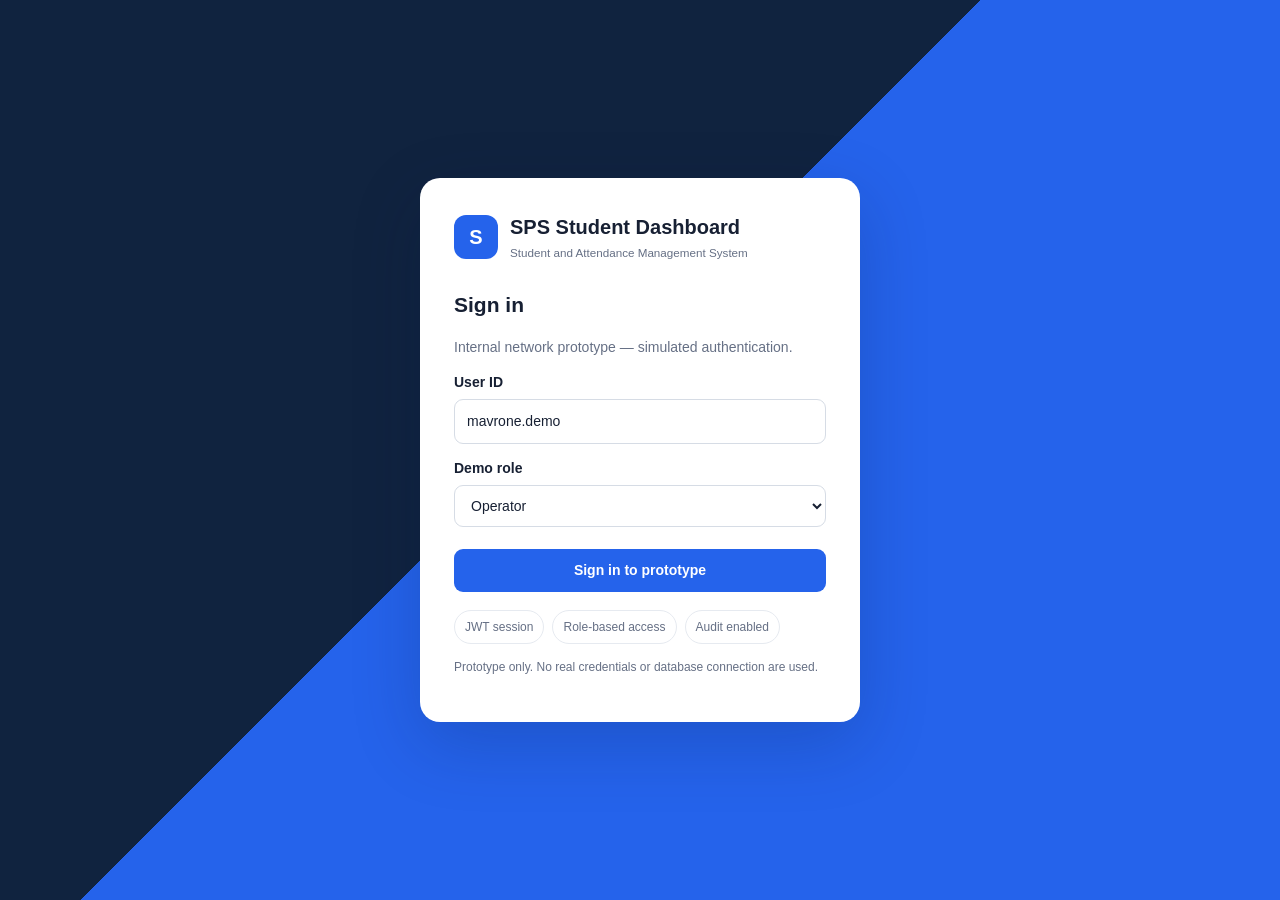
<file: prototype/index.html>
<!doctype html>
<html lang="en">
<head>
  <meta charset="utf-8">
  <meta name="viewport" content="width=device-width, initial-scale=1">
  <title>SPS Student Dashboard — Prototype</title>
  <style>
    :root{--navy:#10233f;--blue:#2563eb;--sky:#eaf2ff;--ink:#172033;--muted:#667085;--line:#e6eaf0;--bg:#f5f7fb;--green:#16835b;--amber:#b7791f;--red:#c0392b;--white:#fff;--shadow:0 12px 30px #10233f12}
    *{box-sizing:border-box} body{margin:0;background:var(--bg);color:var(--ink);font:14px/1.5 Inter,Segoe UI,Arial,sans-serif} button,input,select{font:inherit} button{cursor:pointer;border:0}
    .login{min-height:100vh;display:grid;place-items:center;background:linear-gradient(135deg,#10233f 0 45%,#2563eb 45%)}
    .login-card{width:min(440px,calc(100% - 32px));background:#fff;border-radius:20px;padding:34px;box-shadow:0 22px 70px #001b4833}.brand{display:flex;gap:12px;align-items:center;margin-bottom:26px}.brand-mark{width:44px;height:44px;border-radius:12px;background:var(--blue);color:white;display:grid;place-items:center;font-weight:800;font-size:20px}.brand h1{font-size:20px;margin:0}.brand small{color:var(--muted)}
    label{display:block;font-weight:650;margin:14px 0 6px}input,select{width:100%;padding:11px 12px;border:1px solid #d6dce5;border-radius:9px;background:#fff;color:var(--ink)}.primary{background:var(--blue);color:#fff;border-radius:9px;padding:11px 16px;font-weight:700}.secondary{background:var(--sky);color:#1550b8;border-radius:9px;padding:10px 14px;font-weight:700}.ghost{background:transparent;color:var(--muted);padding:8px 10px;border-radius:8px}.ghost:hover{background:var(--bg)}.hint{color:var(--muted);font-size:12px;margin-top:14px}.demo-roles{display:flex;gap:8px;flex-wrap:wrap;margin-top:18px}.role-chip{padding:7px 10px;border:1px solid var(--line);border-radius:20px;background:#fff;color:var(--muted);font-size:12px}
    .app{display:none;min-height:100vh}.sidebar{position:fixed;inset:0 auto 0 0;width:238px;background:var(--navy);color:#d7e2f2;padding:22px 14px;display:flex;flex-direction:column}.side-brand{display:flex;align-items:center;gap:10px;padding:0 10px 26px;color:#fff}.side-brand .brand-mark{background:#3b82f6;width:36px;height:36px;font-size:16px}.side-brand strong{font-size:14px}.side-brand small{display:block;color:#9eb1ca;font-size:11px}.nav-label{text-transform:uppercase;letter-spacing:.1em;font-size:10px;color:#7890b1;padding:14px 12px 7px}.nav button{width:100%;text-align:left;background:transparent;color:#b9c8dd;padding:11px 12px;border-radius:8px;margin:2px 0}.nav button.active,.nav button:hover{background:#23436d;color:#fff}.sidebar-footer{margin-top:auto;color:#91a6c2;font-size:11px;padding:12px}.main{margin-left:238px;min-height:100vh}.topbar{height:68px;background:#fff;border-bottom:1px solid var(--line);display:flex;align-items:center;justify-content:space-between;padding:0 32px;position:sticky;top:0;z-index:2}.crumb{color:var(--muted)}.user{display:flex;align-items:center;gap:10px}.avatar{width:34px;height:34px;border-radius:50%;background:#dbeafe;color:#1d4ed8;display:grid;place-items:center;font-weight:800}.content{padding:30px;max-width:1450px;margin:auto}.title-row{display:flex;align-items:flex-start;justify-content:space-between;gap:16px;margin-bottom:24px}.title-row h2{margin:0 0 4px;font-size:24px}.muted{color:var(--muted)}.actions{display:flex;gap:9px;flex-wrap:wrap}.cards{display:grid;grid-template-columns:repeat(4,1fr);gap:16px;margin-bottom:22px}.card,.panel{background:#fff;border:1px solid var(--line);border-radius:13px;box-shadow:var(--shadow)}.card{padding:18px}.card-top{display:flex;justify-content:space-between;color:var(--muted);font-size:12px}.metric{font-size:29px;font-weight:800;margin:8px 0 3px}.trend{font-size:12px;color:var(--green)}.icon{width:34px;height:34px;border-radius:9px;background:var(--sky);display:grid;place-items:center;color:var(--blue);font-weight:800}.grid-2{display:grid;grid-template-columns:1.25fr .75fr;gap:18px}.panel{padding:20px;margin-bottom:18px}.panel h3{font-size:15px;margin:0}.panel-head{display:flex;justify-content:space-between;align-items:center;margin-bottom:17px;gap:12px}.filterbar{display:flex;gap:10px;flex-wrap:wrap;margin-bottom:18px}.filterbar select{width:auto;min-width:150px;padding:9px}.table-wrap{overflow:auto}table{width:100%;border-collapse:collapse;min-width:580px}th,td{text-align:left;padding:12px 10px;border-bottom:1px solid var(--line);white-space:nowrap}th{font-size:11px;text-transform:uppercase;letter-spacing:.06em;color:var(--muted);font-weight:750}td{font-size:13px}.badge{display:inline-flex;padding:4px 8px;border-radius:20px;font-size:11px;font-weight:750}.badge.green{background:#e6f7ef;color:var(--green)}.badge.amber{background:#fff5dc;color:var(--amber)}.badge.red{background:#fdecea;color:var(--red)}.bars{display:flex;align-items:flex-end;gap:12px;height:160px;padding:10px 8px 0;border-bottom:1px solid var(--line)}.bar-col{height:100%;flex:1;display:flex;flex-direction:column;align-items:center;justify-content:flex-end;gap:6px;color:var(--muted);font-size:11px}.bar{width:70%;max-width:34px;background:linear-gradient(#3b82f6,#8eb9ff);border-radius:6px 6px 0 0}.legend{display:flex;gap:15px;color:var(--muted);font-size:12px;margin-top:14px}.legend i{width:9px;height:9px;border-radius:50%;background:#3b82f6;display:inline-block;margin-right:5px}.progress{height:8px;background:#edf0f5;border-radius:5px;overflow:hidden}.progress span{height:100%;display:block;background:var(--blue);border-radius:5px}.list{display:grid;gap:13px}.list-row{display:flex;justify-content:space-between;gap:12px;align-items:center}.list-row strong{font-size:13px}.list-row small{color:var(--muted);display:block}.notice{padding:12px 14px;border-radius:9px;background:#fff8e7;color:#805b12;font-size:12px;margin-bottom:16px}.view{display:none}.view.active{display:block}.empty{padding:35px;text-align:center;color:var(--muted)}.modal-back{display:none;position:fixed;inset:0;background:#10233f66;z-index:10;place-items:center}.modal{width:min(560px,calc(100% - 28px));background:#fff;border-radius:15px;padding:24px;box-shadow:var(--shadow)}.modal h3{margin-top:0}.form-grid{display:grid;grid-template-columns:1fr 1fr;gap:0 14px}.modal-actions{display:flex;justify-content:flex-end;gap:9px;margin-top:22px}.toast{position:fixed;right:24px;bottom:24px;background:var(--navy);color:#fff;padding:13px 18px;border-radius:9px;display:none;z-index:20;box-shadow:var(--shadow)}
    @media(max-width:950px){.sidebar{width:190px}.main{margin-left:190px}.cards{grid-template-columns:repeat(2,1fr)}.grid-2{grid-template-columns:1fr}}@media(max-width:650px){.sidebar{position:static;width:100%;height:auto}.sidebar-footer{display:none}.main{margin-left:0}.app{display:block}.topbar{padding:0 18px}.content{padding:20px 15px}.cards{grid-template-columns:1fr 1fr}.form-grid{grid-template-columns:1fr}.nav{display:flex;overflow:auto}.nav button{white-space:nowrap}.nav-label{display:none}}
  </style>
</head>
<body>
  <section class="login" id="loginScreen">
    <div class="login-card">
      <div class="brand"><div class="brand-mark">S</div><div><h1>SPS Student Dashboard</h1><small>Student and Attendance Management System</small></div></div>
      <h2>Sign in</h2><p class="muted">Internal network prototype — simulated authentication.</p>
      <label for="loginUser">User ID</label><input id="loginUser" value="mavrone.demo" autocomplete="off">
      <label for="loginRole">Demo role</label><select id="loginRole"><option value="Operator">Operator</option><option value="Executive">Executive</option><option value="IT Administrator">IT Administrator</option><option value="Superuser">Superuser</option></select>
      <button class="primary" style="width:100%;margin-top:22px" onclick="signIn()">Sign in to prototype</button>
      <div class="demo-roles"><span class="role-chip">JWT session</span><span class="role-chip">Role-based access</span><span class="role-chip">Audit enabled</span></div>
      <p class="hint">Prototype only. No real credentials or database connection are used.</p>
    </div>
  </section>

  <section class="app" id="app">
    <aside class="sidebar"><div class="side-brand"><div class="brand-mark">S</div><div><strong>SPS Dashboard</strong><small>Internal operations</small></div></div>
      <div class="nav-label">Workspace</div><nav class="nav"><button class="active" data-view="dashboard">▦ &nbsp; Dashboard</button><button data-view="students">◉ &nbsp; Student profiles</button><button data-view="attendance">✓ &nbsp; Attendance</button><button data-view="reports">▤ &nbsp; Reports</button><button onclick="window.location.href='timetable.html'">▥ &nbsp; Timetable / Schedule</button></nav>
      <div class="nav-label admin-only">Administration</div><nav class="nav admin-only"><button data-view="admin">⚙ &nbsp; System administration</button></nav>
      <div class="sidebar-footer">Prototype v0.1<br>Data refresh: just now</div>
    </aside>
    <main class="main"><header class="topbar"><span class="crumb" id="crumb">Dashboard / Overview</span><div class="user"><span id="roleLabel">Operator</span><span class="avatar" id="avatar">OP</span><button class="ghost" onclick="signOut()">Sign out</button></div></header>
      <div class="content">
        <div class="view active" id="dashboardView"><div class="title-row"><div><h2>Good morning, <span id="userName">Mavrone</span></h2><span class="muted">Here is today’s student and attendance overview.</span></div><div class="actions"><button class="secondary" onclick="showToast('Dashboard recalculated from committed records')">↻ Refresh data</button><button class="primary" onclick="openModal()">＋ New student</button></div></div>
          <div class="notice">Data is current through <strong>23 Oct 2026, 09:54</strong>. This prototype models the live dashboard experience after manual updates are committed.</div>
          <div class="filterbar"><select id="dashClass" onchange="renderDashboard()"><option value="All">All classes</option><option>A4 A</option><option>TM1 LNP 1</option><option>B5 NA</option><option>TM1 CCU A</option></select><select id="dashStatus" onchange="renderDashboard()"><option value="ACTIVE">Active students</option><option value="All">All statuses</option></select><select><option>Academic year 2026</option><option>Academic year 2025</option></select></div>
          <div class="cards"><div class="card"><div class="card-top"><span>Active students</span><span class="icon">P</span></div><div class="metric" id="activeMetric">248</div><span class="trend">↑ 6.2% vs last month</span></div><div class="card"><div class="card-top"><span>Attendance today</span><span class="icon">✓</span></div><div class="metric">92.4%</div><span class="trend">↑ 1.8% vs yesterday</span></div><div class="card"><div class="card-top"><span>Missing records</span><span class="icon">!</span></div><div class="metric">18</div><span class="muted">Needs operator review</span></div><div class="card"><div class="card-top"><span>Open imports</span><span class="icon">⇧</span></div><div class="metric">2</div><span class="muted">1 requires attention</span></div></div>
          <div class="grid-2"><div class="panel"><div class="panel-head"><h3>Attendance trend</h3><span class="muted">Last 7 days</span></div><div class="bars"><div class="bar-col"><b class="bar" style="height:70%"></b>Mon</div><div class="bar-col"><b class="bar" style="height:82%"></b>Tue</div><div class="bar-col"><b class="bar" style="height:65%"></b>Wed</div><div class="bar-col"><b class="bar" style="height:91%"></b>Thu</div><div class="bar-col"><b class="bar" style="height:78%"></b>Fri</div><div class="bar-col"><b class="bar" style="height:88%"></b>Sat</div><div class="bar-col"><b class="bar" style="height:94%"></b>Today</div></div><div class="legend"><span><i></i>Attendance rate</span><span class="muted">Target: 90%</span></div></div><div class="panel"><div class="panel-head"><h3>Class breakdown</h3><button class="ghost" onclick="showView('reports')">View report →</button></div><div class="list"><div class="list-row"><div><strong>A4 A</strong><small>32 active students</small></div><strong>96%</strong></div><div class="progress"><span style="width:96%"></span></div><div class="list-row"><div><strong>TM1 LNP 1</strong><small>28 active students</small></div><strong>91%</strong></div><div class="progress"><span style="width:91%"></span></div><div class="list-row"><div><strong>B5 NA</strong><small>26 active students</small></div><strong>88%</strong></div><div class="progress"><span style="width:88%"></span></div></div></div></div>
          <div class="panel"><div class="panel-head"><h3>Recent activity</h3><button class="ghost" onclick="showView('reports')">Audit log →</button></div><div class="table-wrap"><table><thead><tr><th>Time</th><th>User</th><th>Action</th><th>Reference</th><th>Status</th></tr></thead><tbody><tr><td>09:48</td><td>J. Tan</td><td>Updated student profile</td><td>PS-24018</td><td><span class="badge green">Committed</span></td></tr><tr><td>09:42</td><td>S. Lim</td><td>Attendance import</td><td>Batch #2026-1023</td><td><span class="badge amber">Review</span></td></tr><tr><td>09:31</td><td>IT Admin</td><td>Reference data updated</td><td>Class: A4 A</td><td><span class="badge green">Committed</span></td></tr></tbody></table></div></div>
        </div>

        <div class="view" id="studentsView"><div class="title-row"><div><h2>Student profiles</h2><span class="muted">Create, search and maintain intake records.</span></div><div class="actions"><button class="secondary" onclick="showToast('Import staging opened — prototype')">⇧ Import Excel</button><button class="primary" onclick="openModal()">＋ New student</button></div></div><div class="panel"><div class="filterbar"><input id="studentSearch" placeholder="Search Pris No. or name" oninput="renderStudents()"><select id="studentClass" onchange="renderStudents()"><option value="All">All classes</option><option>A4 A</option><option>TM1 LNP 1</option><option>B5 NA</option></select><select><option>Active status</option><option>All status</option></select></div><div class="table-wrap"><table><thead><tr><th>Pris No.</th><th>Student name</th><th>Class</th><th>Category</th><th>Status</th><th>Last updated</th><th></th></tr></thead><tbody id="studentRows"></tbody></table></div></div></div>

        <div class="view" id="attendanceView"><div class="title-row"><div><h2>Attendance</h2><span class="muted">Record and review daily attendance.</span></div><div class="actions"><button class="secondary" onclick="showToast('Attendance export queued — prototype')">⇩ Export monthly sheet</button><button class="primary" onclick="openSessionModal()">＋ New session</button></div></div><div class="panel"><div class="filterbar"><select><option>Today — 23 Oct 2026</option><option>22 Oct 2026</option></select><select><option>All classes</option><option>A4 A</option><option>TM1 LNP 1</option></select><button class="secondary" onclick="showToast('Filters applied')">Apply filters</button></div><div class="notice">18 students are missing an attendance record today. Complete or explain the records before closing the session.</div><div class="notice" id="sessionNotice" style="display:none;background:#e8f7ef;color:#176b4b"></div><div class="table-wrap"><table><thead><tr><th>Pris No.</th><th>Student</th><th>Class</th><th>Session</th><th>Attendance</th><th>Last changed by</th></tr></thead><tbody><tr><td>PS-24018</td><td>Amelia Tan</td><td>A4 A</td><td>Morning</td><td><select onchange="showToast('Attendance saved and audited')"><option>Present</option><option>Absent</option><option>Late</option><option>Excused</option></select></td><td>J. Tan</td></tr><tr><td>PS-24021</td><td>Brandon Lee</td><td>A4 A</td><td>Morning</td><td><select onchange="showToast('Attendance saved and audited')"><option>Present</option><option>Absent</option><option>Late</option><option>Excused</option></select></td><td>J. Tan</td></tr><tr><td>PS-24032</td><td>Cheryl Ng</td><td>TM1 LNP 1</td><td>Morning</td><td><select onchange="showToast('Attendance saved and audited')"><option>Missing</option><option>Present</option><option>Absent</option><option>Late</option></select></td><td>—</td></tr></tbody></table></div></div></div>

        <div class="view" id="reportsView"><div class="title-row"><div><h2>Reports</h2><span class="muted">Generate approved operational and executive outputs.</span></div><button class="primary" onclick="downloadReport('reports/executive-attendance-summary.csv')">⇩ Download example</button></div><div class="cards"><div class="card"><div class="card-top"><span>Active breakdown</span><span class="icon">▤</span></div><div class="metric">248</div><span class="muted">By class and category</span></div><div class="card"><div class="card-top"><span>Monthly attendance</span><span class="icon">▣</span></div><div class="metric">92.4%</div><span class="muted">October 2026</span></div><div class="card"><div class="card-top"><span>Import reconciliation</span><span class="icon">≡</span></div><div class="metric">2</div><span class="muted">Batches awaiting review</span></div><div class="card"><div class="card-top"><span>Audit activity</span><span class="icon">⌁</span></div><div class="metric">184</div><span class="muted">Events this week</span></div></div><div class="panel"><div class="panel-head"><h3>Report catalogue</h3><span class="muted">Example files download from prototype/reports</span></div><div class="table-wrap"><table><thead><tr><th>Report</th><th>Audience</th><th>Data through</th><th>Format</th><th></th></tr></thead><tbody><tr><td><strong>Executive attendance summary</strong><br><small class="muted">Rates, trends and missing records</small></td><td>Executive</td><td>23 Oct 2026</td><td>CSV example</td><td><button class="secondary" onclick="downloadReport('reports/executive-attendance-summary.csv')">Download</button></td></tr><tr><td><strong>Active breakdown by category</strong><br><small class="muted">Replacement for workbook dashboard</small></td><td>Operator / Executive</td><td>23 Oct 2026</td><td>CSV example</td><td><button class="secondary" onclick="downloadReport('reports/active-breakdown-by-category.csv')">Download</button></td></tr><tr><td><strong>Attendance monthly sheet</strong><br><small class="muted">UiPath-compatible export example</small></td><td>Operator</td><td>23 Oct 2026</td><td>CSV example</td><td><button class="secondary" onclick="downloadReport('reports/attendance-monthly-sheet.csv')">Download</button></td></tr></tbody></table></div></div></div>

        <div class="view" id="adminView"><div class="title-row"><div><h2>System administration</h2><span class="muted">IT settings, users, roles and operational controls.</span></div><div class="actions"><button class="secondary" onclick="window.location.href='timetable.html#resources'">⚙ Manage timetable resources</button><button class="primary" onclick="showToast('New user form opened — prototype')">＋ Create user</button></div></div><div class="notice">Superuser bootstrap is complete. The default credential is disabled; daily administration uses named accounts. Timetable teachers are scheduling profiles, separate from login users.</div><div class="grid-2"><div class="panel"><div class="panel-head"><h3>User and role assignments</h3><button class="ghost" onclick="showToast('User list refreshed')">Refresh</button></div><div class="table-wrap"><table><thead><tr><th>User</th><th>Role</th><th>Status</th><th></th></tr></thead><tbody><tr><td><strong>mavrone.demo</strong><br><small class="muted">mavrone@example.internal</small></td><td>IT Administrator</td><td><span class="badge green">Active</span></td><td><button class="ghost" onclick="showToast('User editor opened')">Edit</button></td></tr><tr><td><strong>j.tan</strong><br><small class="muted">operator@example.internal</small></td><td>Operator</td><td><span class="badge green">Active</span></td><td><button class="ghost" onclick="showToast('User editor opened')">Edit</button></td></tr><tr><td><strong>s.lim</strong><br><small class="muted">executive@example.internal</small></td><td>Executive</td><td><span class="badge amber">Invite pending</span></td><td><button class="ghost" onclick="showToast('Invitation resent')">Resend</button></td></tr></tbody></table></div></div><div class="panel"><div class="panel-head"><h3>System health</h3><span class="badge green">All systems normal</span></div><div class="list"><div class="list-row"><span>Application API</span><span class="badge green">Healthy</span></div><div class="list-row"><span>Database connection</span><span class="badge green">Encrypted</span></div><div class="list-row"><span>Background worker</span><span class="badge green">Running</span></div><div class="list-row"><span>Last backup</span><strong>Today, 02:00</strong></div><div class="list-row"><span>Security scan</span><strong>Passed</strong></div></div></div></div></div>
      </div>
    </main>
  </section>

  <div class="modal-back" id="modalBack"><div class="modal"><h3>Create student profile</h3><p class="muted">Prototype form — save simulates a validated transaction and audit event.</p><div class="form-grid"><div><label>Pris No.</label><input id="newPris" value="PS-24045"></div><div><label>Student name</label><input id="newName" placeholder="Full name"></div><div><label>Class</label><select id="newClass"><option>A4 A</option><option>TM1 LNP 1</option><option>B5 NA</option></select></div><div><label>Category</label><select><option>OP</option><option>RT</option><option>NA</option><option>NT</option></select></div></div><div class="modal-actions"><button class="ghost" onclick="closeModal()">Cancel</button><button class="primary" onclick="saveStudent()">Validate and save</button></div></div></div>
  <div class="modal-back" id="sessionModalBack"><div class="modal"><h3>New attendance session</h3><p class="muted">Create the session first, then record attendance against its student list.</p><div class="form-grid"><div><label for="sessionDate">Session date</label><input id="sessionDate" type="date" value="2026-10-23"></div><div><label for="sessionType">Session</label><select id="sessionType"><option>Morning</option><option>Afternoon</option><option>Full day</option></select></div><div><label for="sessionClass">Class</label><select id="sessionClass"><option>A4 A</option><option>TM1 LNP 1</option><option>B5 NA</option><option>TM1 CCU A</option></select></div><div><label for="expectedCount">Expected students</label><input id="expectedCount" type="number" min="1" value="32"></div></div><label for="sessionNotes">Notes (optional)</label><input id="sessionNotes" placeholder="e.g. classroom 2, make-up session"><div class="modal-actions"><button class="ghost" onclick="closeSessionModal()">Cancel</button><button class="primary" onclick="createSession()">Validate and create</button></div></div></div><div class="toast" id="toast"></div>
  <script>
    const students=[{pris:'PS-24018',name:'Amelia Tan',class:'A4 A',cat:'OP',status:'ACTIVE',updated:'Today, 09:48'},{pris:'PS-24021',name:'Brandon Lee',class:'A4 A',cat:'OP',status:'ACTIVE',updated:'Today, 09:41'},{pris:'PS-24032',name:'Cheryl Ng',class:'TM1 LNP 1',cat:'NA',status:'ACTIVE',updated:'Yesterday, 16:22'},{pris:'PS-24039',name:'Darren Koh',class:'B5 NA',cat:'NA',status:'INACTIVE',updated:'20 Oct 2026'}];
    let currentRole='Operator';
    function signIn(){currentRole=document.getElementById('loginRole').value;document.getElementById('loginScreen').style.display='none';document.getElementById('app').style.display='block';document.getElementById('roleLabel').textContent=currentRole;document.getElementById('avatar').textContent=currentRole.split(' ').map(x=>x[0]).join('').slice(0,2);document.querySelectorAll('.admin-only').forEach(x=>x.style.display=currentRole==='IT Administrator'||currentRole==='Superuser'?'block':'none');if(currentRole==='Executive'){document.querySelectorAll('[data-view="students"],[data-view="attendance"]').forEach(x=>x.style.display='none')}renderStudents();renderDashboard()}
    function signOut(){document.getElementById('app').style.display='none';document.getElementById('loginScreen').style.display='grid'}
    function showView(name){document.querySelectorAll('.view').forEach(v=>v.classList.remove('active'));document.getElementById(name+'View').classList.add('active');document.querySelectorAll('.nav button').forEach(b=>b.classList.toggle('active',b.dataset.view===name));document.getElementById('crumb').textContent=(name==='dashboard'?'Dashboard / Overview':name.charAt(0).toUpperCase()+name.slice(1));if(name==='students')renderStudents()}
    document.querySelectorAll('[data-view]').forEach(b=>b.addEventListener('click',()=>showView(b.dataset.view)));
    function renderDashboard(){let c=document.getElementById('dashClass').value;let count=students.filter(s=>(c==='All'||s.class===c)&&s.status==='ACTIVE').length;document.getElementById('activeMetric').textContent=248+count-3}
    function renderStudents(){let q=(document.getElementById('studentSearch')?.value||'').toLowerCase(),c=document.getElementById('studentClass')?.value||'All';let list=students.filter(s=>(!q||s.name.toLowerCase().includes(q)||s.pris.toLowerCase().includes(q))&&(c==='All'||s.class===c));document.getElementById('studentRows').innerHTML=list.map(s=>`<tr><td><strong>${s.pris}</strong></td><td>${s.name}</td><td>${s.class}</td><td>${s.cat}</td><td><span class="badge ${s.status==='ACTIVE'?'green':'red'}">${s.status}</span></td><td>${s.updated}</td><td><button class="ghost" onclick="showToast('Profile editor opened')">Edit</button></td></tr>`).join('')||'<tr><td colspan="7" class="empty">No profiles match the selected filters.</td></tr>'}
    function openModal(){document.getElementById('modalBack').style.display='grid'}function closeModal(){document.getElementById('modalBack').style.display='none'}
    function openSessionModal(){document.getElementById('sessionModalBack').style.display='grid'}function closeSessionModal(){document.getElementById('sessionModalBack').style.display='none'}
    function createSession(){let date=document.getElementById('sessionDate').value,type=document.getElementById('sessionType').value,klass=document.getElementById('sessionClass').value,count=Number(document.getElementById('expectedCount').value),notes=document.getElementById('sessionNotes').value.trim();if(!date||!klass||!count||count<1){showToast('Date, class and expected student count are required');return}closeSessionModal();let notice=document.getElementById('sessionNotice');notice.textContent=`Session created: ${klass} · ${type} · ${date} · ${count} expected students${notes?' · '+notes:''}. Attendance entry is now open.`;notice.style.display='block';showToast('Attendance session created and audited')}
    function saveStudent(){let p=document.getElementById('newPris').value.trim(),n=document.getElementById('newName').value.trim();if(!p||!n){showToast('Pris No. and name are required');return}if(students.some(s=>s.pris===p)){showToast('Duplicate Pris No. blocked by validation');return}students.unshift({pris:p,name:n,class:document.getElementById('newClass').value,cat:'OP',status:'ACTIVE',updated:'Just now'});closeModal();renderStudents();renderDashboard();showToast('Student saved, audited and reflected in dashboard')}
    function downloadReport(path){let link=document.createElement('a');link.href=path;link.download=path.split('/').pop();document.body.appendChild(link);link.click();link.remove();showToast('Example report downloaded')}
    function showToast(msg){let t=document.getElementById('toast');t.textContent=msg;t.style.display='block';clearTimeout(window.toastTimer);window.toastTimer=setTimeout(()=>t.style.display='none',3000)}
  </script>
</body>
</html>
</file>
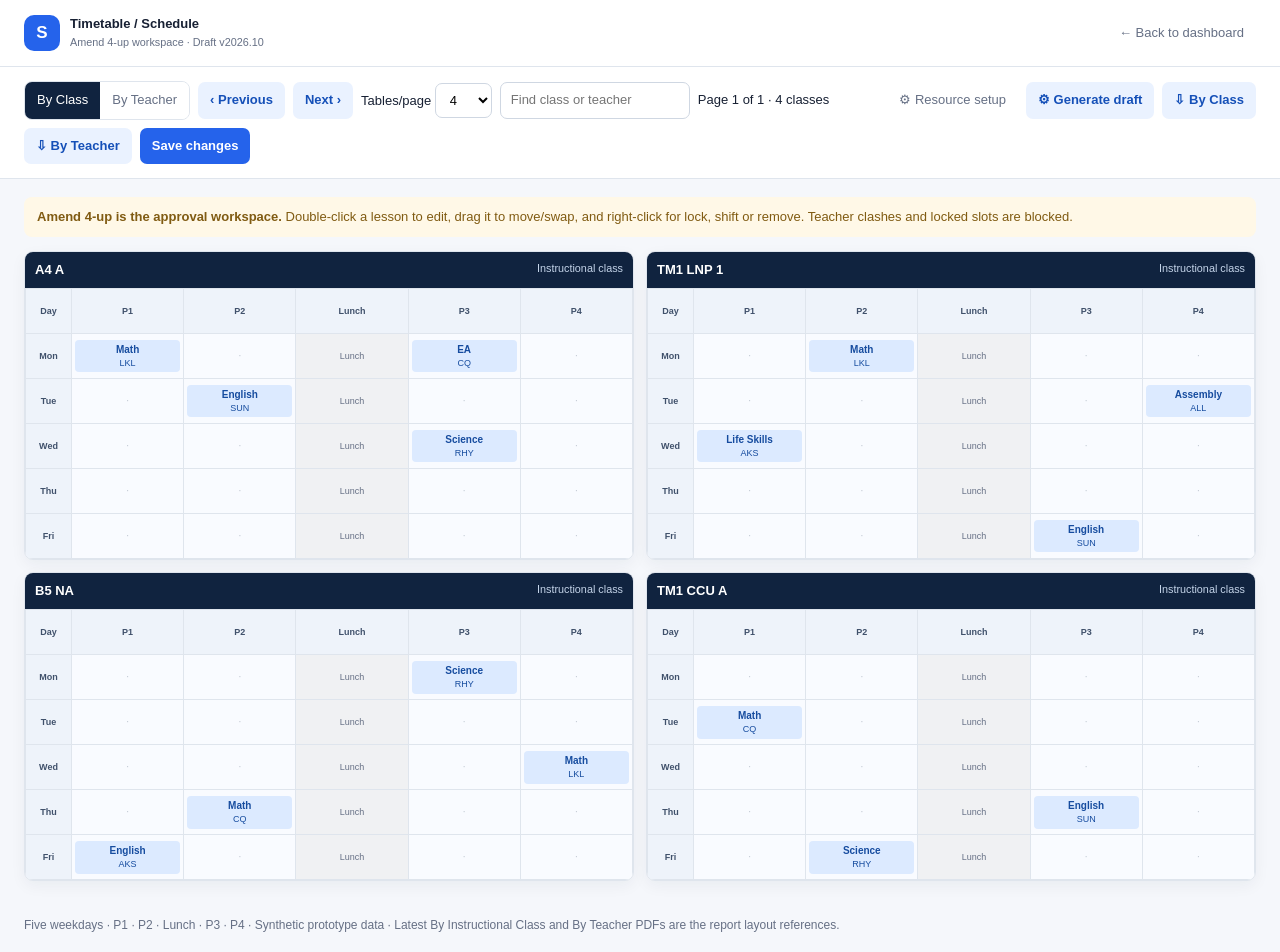
<file: prototype/timetable.html>
<!doctype html>
<html lang="en">
<head>
  <meta charset="utf-8"><meta name="viewport" content="width=device-width,initial-scale=1">
  <title>SPS Timetable — Amend 4-up Prototype</title>
  <style>
    :root{--navy:#10233f;--blue:#2563eb;--sky:#eaf2ff;--ink:#172033;--muted:#667085;--line:#dfe5ed;--bg:#f5f7fb;--green:#16835b;--red:#b42318;--amber:#9a6700}*{box-sizing:border-box}body{margin:0;background:var(--bg);color:var(--ink);font:13px/1.4 Segoe UI,Arial,sans-serif}.top{background:#fff;border-bottom:1px solid var(--line);padding:15px 24px;display:flex;align-items:center;gap:20px;justify-content:space-between;position:sticky;top:0;z-index:2}.brand{display:flex;align-items:center;gap:10px}.mark{width:36px;height:36px;border-radius:10px;background:var(--blue);color:#fff;display:grid;place-items:center;font-weight:800;font-size:17px}.brand strong{display:block}.brand small{color:var(--muted)}.toolbar{display:flex;align-items:center;gap:8px;flex-wrap:wrap;padding:14px 24px;background:#fff;border-bottom:1px solid var(--line)}button,select,input{font:inherit}button{border:0;border-radius:7px;padding:9px 12px;cursor:pointer}.primary{background:var(--blue);color:#fff;font-weight:700}.secondary{background:var(--sky);color:#1550b8;font-weight:700}.ghost{background:transparent;color:var(--muted)}.ghost:hover{background:var(--bg)}select,input{border:1px solid #cfd7e2;border-radius:7px;padding:8px 10px;background:#fff}.toggle{display:flex;border:1px solid var(--line);border-radius:8px;overflow:hidden}.toggle button{border-radius:0;background:#fff;color:var(--muted)}.toggle button.active{background:var(--navy);color:#fff}.spacer{flex:1}.page{padding:18px 24px}.grid-2{display:grid;grid-template-columns:1.2fr .8fr;gap:14px;margin-bottom:14px}.resource-card{background:#fff;border:1px solid var(--line);border-radius:9px;padding:15px;box-shadow:0 5px 15px #10233f0d}.resource-head{display:flex;justify-content:space-between;align-items:center;margin-bottom:10px}.resource-head h3{margin:0;font-size:15px}.resource-table{width:100%;border-collapse:collapse}.resource-table th,.resource-table td{border-bottom:1px solid var(--line);padding:8px 6px;text-align:left;font-size:12px}.resource-table th{color:var(--muted);font-size:10px;text-transform:uppercase}.table-wrap{overflow:auto}.status{display:none;padding:10px 13px;border-radius:8px;background:#e9f7ef;color:#176b4b;margin-bottom:14px}.notice{padding:11px 13px;background:#fff8e7;color:#805b12;border-radius:8px;margin-bottom:14px}.grid{display:grid;grid-template-columns:repeat(var(--cols),minmax(220px,1fr));gap:12px}.quad{background:#fff;border:1px solid var(--line);border-radius:9px;overflow:hidden;box-shadow:0 5px 15px #10233f0d}.quad-title{background:var(--navy);color:#fff;font-weight:750;padding:9px 10px;display:flex;justify-content:space-between}.quad-title small{font-weight:400;color:#c4d4e9}.mini{width:100%;border-collapse:collapse;table-layout:fixed}.mini th,.mini td{border:1px solid var(--line);padding:5px 3px;text-align:center;vertical-align:middle;height:45px;font-size:10px}.mini th{background:#eef3fa;color:#40516b;font-size:9px}.mini th:first-child,.mini td:first-child{width:46px;font-weight:700}.lesson{background:#dceaff;color:#164c9f;border-radius:4px;padding:3px 2px;min-height:30px;cursor:grab;overflow:hidden}.lesson strong{display:block;font-size:10px}.lesson small{display:block;font-size:9px}.lesson.locked{background:#e7e9ed;color:#4b5563;border-left:3px solid #667085}.drop{background:#f9fbff;cursor:copy}.drop:hover{background:#eaf2ff}.empty{color:#c0c7d1}.footer{color:var(--muted);padding:18px 24px;font-size:12px}.toast{display:none;position:fixed;right:22px;bottom:22px;background:var(--navy);color:#fff;padding:12px 16px;border-radius:8px;z-index:5}.modal{display:none;position:fixed;inset:0;background:#10233f66;place-items:center;z-index:4}.dialog{background:#fff;border-radius:12px;padding:22px;width:min(430px,calc(100% - 28px));box-shadow:0 20px 60px #10233f33}.dialog h3{margin:0 0 6px}.dialog p{color:var(--muted)}.dialog label{font-weight:700;display:block;margin:12px 0 5px}.dialog input{width:100%}@media(max-width:900px){.grid{grid-template-columns:repeat(2,minmax(220px,1fr))}.grid-2{grid-template-columns:1fr}.top{align-items:flex-start;flex-direction:column}}@media(max-width:560px){.grid{grid-template-columns:1fr}.toolbar{padding:12px}.page{padding:12px}}
  </style>
</head>
<body>
  <header class="top"><div class="brand"><div class="mark">S</div><div><strong>Timetable / Schedule</strong><small>Amend 4-up workspace · Draft v2026.10</small></div></div><button class="ghost" onclick="location.href='index.html'">← Back to dashboard</button></header>
  <div class="toolbar"><div class="toggle"><button id="classMode" class="active" onclick="setMode('class')">By Class</button><button id="teacherMode" onclick="setMode('teacher')">By Teacher</button></div><button class="secondary" onclick="prevPage()">‹ Previous</button><button class="secondary" onclick="nextPage()">Next ›</button><label>Tables/page <select id="density" onchange="setDensity()"><option>2</option><option selected>4</option><option>6</option><option>8</option><option>12</option></select></label><input id="search" placeholder="Find class or teacher" oninput="render()"><span id="pageLabel" class="muted"></span><span class="spacer"></span><button class="ghost" onclick="showResources()">⚙ Resource setup</button><button class="secondary" onclick="generateDraft()">⚙ Generate draft</button><button class="secondary" onclick="downloadReport('reports/timetable-by-instclass.csv')">⇩ By Class</button><button class="secondary" onclick="downloadReport('reports/timetable-by-teacher.csv')">⇩ By Teacher</button><button class="primary" onclick="saveDraft()">Save changes</button></div>
  <main class="page" id="schedulePage"><div class="notice"><strong>Amend 4-up is the approval workspace.</strong> Double-click a lesson to edit, drag it to move/swap, and right-click for lock, shift or remove. Teacher clashes and locked slots are blocked.</div><div id="status" class="status"></div><div id="grid" class="grid"></div></main>
  <section class="page" id="resourcesPage" style="display:none"><div class="notice"><strong>Resource setup comes before scheduling.</strong> Add teachers, define their availability, then create subjects, instructional classes and lesson requirements. Lunch is displayed in the timetable but is not schedulable.</div><div style="display:flex;justify-content:space-between;align-items:center;margin-bottom:14px"><div><h2 style="margin:0">Resources</h2><span class="muted">Profiles and requirements used by the scheduler</span></div><button class="primary" onclick="openTeacherEditor()">＋ Add teacher profile</button></div><div class="grid-2"><div class="resource-card"><div class="resource-head"><h3>Teacher profiles</h3><span id="teacherCount" class="muted"></span></div><div class="table-wrap"><table class="resource-table"><thead><tr><th>Short code</th><th>Full name</th><th>Adjunct</th><th>Availability</th><th></th></tr></thead><tbody id="teacherRows"></tbody></table></div></div><div class="resource-card"><div class="resource-head"><h3>Subjects</h3><button class="secondary" onclick="addSubject()">＋ Add subject</button></div><div class="table-wrap"><table class="resource-table"><thead><tr><th>Code</th><th>Description</th></tr></thead><tbody id="subjectRows"></tbody></table></div></div></div><div class="grid-2"><div class="resource-card"><div class="resource-head"><h3>Instructional classes</h3><button class="secondary" onclick="addClass()">＋ Add class</button></div><div class="table-wrap"><table class="resource-table"><thead><tr><th>Short name</th><th>Description</th></tr></thead><tbody id="classRows"></tbody></table></div></div><div class="resource-card"><div class="resource-head"><h3>Lesson requirements</h3><button class="secondary" onclick="addLesson()">＋ Add lesson</button></div><div class="table-wrap"><table class="resource-table"><thead><tr><th>Subject</th><th>Teacher</th><th>Class</th><th>Count</th><th>Length</th></tr></thead><tbody id="lessonRows"></tbody></table></div></div></div><button class="secondary" onclick="showSchedule()">← Back to Amend 4-up</button></section><div class="footer">Five weekdays · P1 · P2 · Lunch · P3 · P4 · Synthetic prototype data · Latest By Instructional Class and By Teacher PDFs are the report layout references.</div>
  <div id="editModal" class="modal"><div class="dialog"><h3>Edit timetable lesson</h3><p id="editContext"></p><label>Subject</label><input id="editSubject"><label>Teacher</label><input id="editTeacher"><div style="text-align:right;margin-top:18px"><button class="ghost" onclick="closeEdit()">Cancel</button><button class="primary" onclick="saveEdit()">Save amendment</button></div></div></div>
  <div id="teacherModal" class="modal"><div class="dialog"><h3 id="teacherFormTitle">Add teacher profile</h3><p class="muted">The legacy app stores short code, full name, adjunct flag and 20 teaching-slot availability values. Lunch is not editable availability.</p><label>Short code</label><input id="teacherCode" placeholder="e.g. LKL"><label>Full name</label><input id="teacherName" placeholder="Teacher full name"><label>Adjunct teacher?</label><select id="teacherAdjunct"><option value="N">No</option><option value="Y">Yes</option></select><label>Availability (Mon–Fri × P1, P2, P3, P4)</label><div id="availabilityGrid" style="display:grid;grid-template-columns:repeat(5,1fr);gap:5px;margin-top:7px"></div><div style="text-align:right;margin-top:18px"><button class="ghost" onclick="closeTeacherEditor()">Cancel</button><button class="primary" onclick="saveTeacher()">Save profile</button></div></div></div><div id="toast" class="toast"></div>
  <script>
    const days=['Mon','Tue','Wed','Thu','Fri'], periods=['P1','P2','Lunch','P3','P4'];
    let mode='class',page=0,density=4,dragId=null,editId=null;
    const lessons=[
      {id:1,cls:'A4 A',teacher:'LKL',subject:'Math',day:0,period:0},{id:2,cls:'A4 A',teacher:'SUN',subject:'English',day:1,period:1},{id:3,cls:'A4 A',teacher:'RHY',subject:'Science',day:2,period:3},{id:4,cls:'A4 A',teacher:'CQ',subject:'EA',day:0,period:3},
      {id:5,cls:'TM1 LNP 1',teacher:'LKL',subject:'Math',day:0,period:1},{id:6,cls:'TM1 LNP 1',teacher:'AKS',subject:'Life Skills',day:2,period:0},{id:7,cls:'TM1 LNP 1',teacher:'SUN',subject:'English',day:4,period:3},{id:8,cls:'TM1 LNP 1',teacher:'ALL',subject:'Assembly',day:1,period:4},
      {id:9,cls:'B5 NA',teacher:'RHY',subject:'Science',day:0,period:3},{id:10,cls:'B5 NA',teacher:'CQ',subject:'Math',day:3,period:1},{id:11,cls:'B5 NA',teacher:'AKS',subject:'English',day:4,period:0},{id:12,cls:'B5 NA',teacher:'LKL',subject:'Math',day:2,period:4},
      {id:13,cls:'TM1 CCU A',teacher:'SUN',subject:'English',day:3,period:3},{id:14,cls:'TM1 CCU A',teacher:'RHY',subject:'Science',day:4,period:1},{id:15,cls:'TM1 CCU A',teacher:'CQ',subject:'Math',day:1,period:0}
    ];
    const teacherProfiles=[{code:'LKL',name:'Lim Kok Lee',adjunct:'N',availability:Array(20).fill(true)},{code:'SUN',name:'Sundari Nair',adjunct:'N',availability:Array(20).fill(true)},{code:'RHY',name:'Rahayu Hassan',adjunct:'Y',availability:Array(20).fill(true)},{code:'CQ',name:'Chua Qi',adjunct:'N',availability:Array(20).fill(true)},{code:'AKS',name:'A. K. Singh',adjunct:'Y',availability:Array(20).fill(true)},{code:'ALL',name:'All rostered teachers',adjunct:'N',availability:Array(20).fill(true)}];
    const subjects=[['Math','Mathematics'],['English','English Language'],['Science','Science'],['Life Skills','Life Skills'],['EA','Enrichment Activity'],['Assembly','Assembly / CT']];
    const classes=['A4 A','TM1 LNP 1','B5 NA','TM1 CCU A'];
    const requirements=[['Math','LKL','A4 A',3,1],['English','SUN','A4 A',2,1],['Science','RHY','A4 A',2,1],['EA','CQ','A4 A',1,1],['Math','LKL','TM1 LNP 1',3,1],['Life Skills','AKS','TM1 LNP 1',2,1],['English','SUN','TM1 LNP 1',2,1],['Assembly','ALL','TM1 LNP 1',1,1],['Science','RHY','B5 NA',2,1],['Math','CQ','B5 NA',2,1],['English','AKS','B5 NA',2,1]];
    let editingTeacher=-1,resourceTabsReady=false;
    const clusters=[{name:'Cluster A',members:['A4 A','B5 NA']}];
    const periodDefinitions=[
      {label:'P1',start:'08:00',end:'09:30',scope:'Default',target:'All classes',kind:'Teaching'},
      {label:'P2',start:'09:35',end:'11:05',scope:'Default',target:'All classes',kind:'Teaching'},
      {label:'Lunch',start:'11:05',end:'12:00',scope:'Default',target:'All classes',kind:'Non-schedulable'},
      {label:'P3',start:'12:00',end:'13:25',scope:'Default',target:'All classes',kind:'Teaching'},
      {label:'P4',start:'13:30',end:'15:00',scope:'Default',target:'All classes',kind:'Teaching'}
    ];
    function ensureResourcePanels(){if(resourceTabsReady)return;let pageEl=document.getElementById('resourcesPage'),tabs=document.createElement('div');tabs.style='display:flex;gap:8px;margin-bottom:14px';tabs.innerHTML='<button id="catalogTab" class="secondary" onclick="showResourceTab(\'catalog\')">Teachers & subjects</button><button id="classPeriodTab" class="ghost" onclick="showResourceTab(\'classes\')">Classes & periods</button>';pageEl.insertBefore(tabs,pageEl.children[1]);let panel=document.createElement('div');panel.id='classPeriodPanel';panel.style.display='none';panel.innerHTML='<div class="notice"><strong>Class and period setup.</strong> Every class inherits the default period pattern. A new period may overwrite a default for one class or a cluster.</div><div class="grid-2"><div class="resource-card"><div class="resource-head"><h3>Instructional classes</h3><button class="secondary" onclick="addClass()">＋ Add class</button></div><div class="table-wrap"><table class="resource-table"><thead><tr><th>Class</th><th>Cluster</th><th>Period pattern</th></tr></thead><tbody id="setupClassRows"></tbody></table></div></div><div class="resource-card"><div class="resource-head"><h3>Class clusters</h3><button class="secondary" onclick="addCluster()">＋ Add cluster</button></div><div class="table-wrap"><table class="resource-table"><thead><tr><th>Cluster</th><th>Members</th></tr></thead><tbody id="clusterRows"></tbody></table></div></div></div><div class="resource-card"><div class="resource-head"><h3>Periods</h3><button class="primary" onclick="addPeriod()">＋ Create period / override</button></div><p class="muted">The default pattern applies to all classes. Individual and cluster entries override the matching default period.</p><div class="table-wrap"><table class="resource-table"><thead><tr><th>Period</th><th>Time</th><th>Scope</th><th>Target</th><th>Type</th></tr></thead><tbody id="periodRows"></tbody></table></div></div>';pageEl.insertBefore(panel,pageEl.lastElementChild);resourceTabsReady=true}
    function showResourceTab(tab){ensureResourcePanels();let panel=document.getElementById('classPeriodPanel'),catalog=document.querySelectorAll('#resourcesPage > .grid-2'),isClasses=tab==='classes';panel.style.display=isClasses?'block':'none';catalog.forEach(x=>x.style.display=isClasses?'none':'grid');document.getElementById('catalogTab').className=isClasses?'ghost':'secondary';document.getElementById('classPeriodTab').className=isClasses?'secondary':'ghost';if(isClasses)renderClassPeriodSetup()}
    function renderClassPeriodSetup(){let clusterFor=c=>clusters.find(x=>x.members.includes(c))?.name||'Unassigned';document.getElementById('setupClassRows').innerHTML=classes.map(c=>`<tr><td><strong>${c}</strong></td><td>${clusterFor(c)}</td><td>Default + overrides</td></tr>`).join('');document.getElementById('clusterRows').innerHTML=clusters.map(c=>`<tr><td><strong>${c.name}</strong></td><td>${c.members.join(', ')}</td></tr>`).join('');document.getElementById('periodRows').innerHTML=periodDefinitions.map(p=>`<tr><td><strong>${p.label}</strong></td><td>${p.start}–${p.end}</td><td>${p.scope}</td><td>${p.target}</td><td>${p.kind}</td></tr>`).join('')}
    function addCluster(){ensureEntryModal();openResourceForm('cluster')}
    function addPeriod(){ensureEntryModal();openResourceForm('period')}
    function items(){let all=mode==='class'?[...new Set(lessons.map(x=>x.cls))]:teacherProfiles.map(x=>x.code);let q=document.getElementById('search').value.toLowerCase();return all.filter(x=>!q||x.toLowerCase().includes(q))}
    function showResources(){document.getElementById('schedulePage').style.display='none';document.getElementById('resourcesPage').style.display='block';ensureResourcePanels();showResourceTab('catalog');renderResources()};function showSchedule(){document.getElementById('resourcesPage').style.display='none';document.getElementById('schedulePage').style.display='block';render()}
    function renderResources(){document.getElementById('teacherCount').textContent=`${teacherProfiles.length} profiles`;document.getElementById('teacherRows').innerHTML=teacherProfiles.map((t,i)=>`<tr><td><strong>${t.code}</strong></td><td>${t.name}</td><td>${t.adjunct==='Y'?'Yes':'No'}</td><td>${t.availability.filter(Boolean).length}/20 teaching slots</td><td><button class="ghost" onclick="openTeacherEditor(${i})">Edit</button></td></tr>`).join('');document.getElementById('subjectRows').innerHTML=subjects.map(s=>`<tr><td><strong>${s[0]}</strong></td><td>${s[1]}</td></tr>`).join('');document.getElementById('classRows').innerHTML=classes.map(c=>`<tr><td><strong>${c}</strong></td><td>Instructional class group</td></tr>`).join('');document.getElementById('lessonRows').innerHTML=requirements.map(r=>`<tr><td>${r[0]}</td><td>${r[1]}</td><td>${r[2]}</td><td>${r[3]}</td><td>${r[4]}</td></tr>`).join('')}
    function openResourceForm(kind){ensureResourcePanels();let modal=document.getElementById('resourceEntryModal'),title=document.getElementById('resourceFormTitle'),body=document.getElementById('resourceFormBody');modal.dataset.kind=kind;title.textContent=kind==='subject'?'Add subject':kind==='class'?'Add instructional class':kind==='cluster'?'Add class cluster':kind==='period'?'Create period / override':'Add lesson requirement';if(kind==='subject'||kind==='class'){body.innerHTML='<label>Short code / name</label><input id="resourceCode" autofocus><label>Description</label><input id="resourceDescription">'}else if(kind==='cluster'){body.innerHTML=`<label>Cluster name</label><input id="resourceClusterName" autofocus><label>Classes in cluster</label><input id="resourceMembers" placeholder="e.g. A4 A, B5 NA"><small class="muted">Use comma-separated existing class names.</small>`}else if(kind==='period'){body.innerHTML=`<label>Period code or name</label><input id="resourcePeriodLabel" value="P1" autofocus><label>Start time</label><input id="resourcePeriodStart" type="time" value="08:00"><label>End time</label><input id="resourcePeriodEnd" type="time" value="09:30"><label>Scope</label><select id="resourcePeriodScope" onchange="refreshPeriodTargetOptions()"><option value="DEFAULT">Default — all classes</option><option value="CLASS">Override — individual class</option><option value="CLUSTER">Override — class cluster</option></select><label>Target</label><select id="resourcePeriodTarget"><option>All classes</option></select><small class="muted">Period 3 is reserved for lunch and cannot be overwritten as a teaching period.</small>`}else{body.innerHTML=`<label>Subject</label><select id="resourceSubject">${subjects.map(s=>`<option>${s[0]}</option>`).join('')}</select><label>Teacher</label><select id="resourceTeacher">${teacherProfiles.filter(t=>t.code!=='ALL').map(t=>`<option>${t.code}</option>`).join('')}</select><label>Instructional class</label><select id="resourceClass">${classes.map(c=>`<option>${c}</option>`).join('')}</select><label>Periods per week</label><input id="resourceCount" type="number" min="1" value="2"><label>Block length</label><input id="resourceLength" type="number" min="1" value="1">`}modal.style.display='grid';if(kind==='period')refreshPeriodTargetOptions()}
    function refreshPeriodTargetOptions(){let scope=document.getElementById('resourcePeriodScope')?.value,target=document.getElementById('resourcePeriodTarget');if(!target)return;target.innerHTML=scope==='DEFAULT'?'<option>All classes</option>':(scope==='CLASS'?classes:clusters.map(c=>c.name)).map(x=>`<option>${x}</option>`).join('')}
    function closeResourceForm(){document.getElementById('resourceEntryModal').style.display='none'}
    function saveResourceForm(){let kind=document.getElementById('resourceEntryModal').dataset.kind;if(kind==='subject'){let code=document.getElementById('resourceCode').value.trim().toUpperCase(),description=document.getElementById('resourceDescription').value.trim();if(!code||!description){toast('Subject code and description are required');return}if(subjects.some(s=>s[0]===code)){toast('Subject code already exists');return}subjects.push([code,description])}else if(kind==='class'){let code=document.getElementById('resourceCode').value.trim(),description=document.getElementById('resourceDescription').value.trim();if(!code||!description){toast('Class name and description are required');return}if(classes.includes(code)){toast('Instructional class already exists');return}classes.push(code)}else if(kind==='cluster'){let name=document.getElementById('resourceClusterName').value.trim(),members=document.getElementById('resourceMembers').value.split(',').map(x=>x.trim()).filter(x=>classes.includes(x));if(!name||!members.length){toast('Cluster name and at least one existing class are required');return}if(clusters.some(x=>x.name===name)){toast('Cluster already exists');return}clusters.push({name,members})}else if(kind==='period'){let label=document.getElementById('resourcePeriodLabel').value.trim(),start=document.getElementById('resourcePeriodStart').value,end=document.getElementById('resourcePeriodEnd').value,scope=document.getElementById('resourcePeriodScope').value,target=document.getElementById('resourcePeriodTarget').value;if(!label||!start||!end){toast('Period name and times are required');return}if(label.toUpperCase()==='P3'){toast('Period 3 is reserved for lunch');return}periodDefinitions.push({label,start,end,scope:scope==='DEFAULT'?'Default':scope==='CLASS'?'Class override':'Cluster override',target,kind:'Teaching'})}else{let subject=document.getElementById('resourceSubject').value,teacher=document.getElementById('resourceTeacher').value,klass=document.getElementById('resourceClass').value,count=Number(document.getElementById('resourceCount').value),length=Number(document.getElementById('resourceLength').value);if(!subject||!teacher||!klass||count<1||length<1){toast('All lesson fields are required');return}requirements.push([subject,teacher,klass,count,length])}closeResourceForm();renderResources();if(resourceTabsReady&&document.getElementById('classPeriodPanel').style.display!=='none')renderClassPeriodSetup();toast(kind==='subject'?'Subject created and audited':kind==='class'?'Instructional class created and audited':kind==='cluster'?'Class cluster created and audited':kind==='period'?'Period created and override recorded':'Lesson requirement created and audited')}
    function ensureEntryModal(){if(document.getElementById('resourceEntryModal'))return;let modal=document.createElement('div');modal.id='resourceEntryModal';modal.className='modal';modal.innerHTML='<div class="dialog"><h3 id="resourceFormTitle"></h3><div id="resourceFormBody"></div><div style="text-align:right;margin-top:18px"><button class="ghost" onclick="closeResourceForm()">Cancel</button><button class="primary" onclick="saveResourceForm()">Save</button></div></div>';document.getElementById('resourcesPage').appendChild(modal)}
    function addSubject(){ensureEntryModal();openResourceForm('subject')}
    function addClass(){ensureEntryModal();openResourceForm('class')}
    function addLesson(){if(!teacherProfiles.length||!subjects.length||!classes.length){toast('Create teachers, subjects and classes first');return}ensureEntryModal();openResourceForm('lesson')}
    function openTeacherEditor(index=-1){editingTeacher=index;let t=index<0?{code:'',name:'',adjunct:'N',availability:Array(20).fill(true)}:teacherProfiles[index];document.getElementById('teacherFormTitle').textContent=index<0?'Add teacher profile':'Edit teacher profile';document.getElementById('teacherCode').value=t.code;document.getElementById('teacherName').value=t.name;document.getElementById('teacherAdjunct').value=t.adjunct;document.getElementById('availabilityGrid').innerHTML=days.flatMap((d,di)=>periods.map((p,pi)=>{if(pi===2)return `<span style="font-size:10px;border:1px solid var(--line);padding:5px;border-radius:5px;text-align:center;background:#f0f1f3;color:var(--muted)">${d} Lunch</span>`;let n=di*4+(pi>2?pi-1:pi);return `<label style="font-size:10px;font-weight:400;border:1px solid var(--line);padding:5px;border-radius:5px;text-align:center"><input type="checkbox" data-slot="${n}" ${t.availability[n]?'checked':''}>${d} ${p}</label>`})).join('');document.getElementById('teacherModal').style.display='grid'}
    function closeTeacherEditor(){document.getElementById('teacherModal').style.display='none';editingTeacher=-1}
    function saveTeacher(){let code=document.getElementById('teacherCode').value.trim().toUpperCase(),name=document.getElementById('teacherName').value.trim(),adjunct=document.getElementById('teacherAdjunct').value;if(!code||!name){toast('Short code and full name are required');return}if(teacherProfiles.some((t,i)=>t.code===code&&i!==editingTeacher)){toast('Teacher short code must be unique');return}let availability=[...document.querySelectorAll('#availabilityGrid input')].map(x=>x.checked),profile={code,name,adjunct,availability};if(editingTeacher<0)teacherProfiles.push(profile);else{let oldCode=teacherProfiles[editingTeacher].code;teacherProfiles[editingTeacher]=profile;if(oldCode!==code)lessons.forEach(x=>{if(x.teacher===oldCode)x.teacher=code})}closeTeacherEditor();renderResources();render();toast('Teacher profile saved and audited')}
    function render(){let list=items(),max=Math.max(1,Math.ceil(list.length/density));if(page>=max)page=max-1;let shown=list.slice(page*density,(page+1)*density),cols=density===2?2:density<=4?2:density<=8?4:4;document.getElementById('grid').style.setProperty('--cols',cols);document.getElementById('pageLabel').textContent=`Page ${page+1} of ${max} · ${list.length} ${mode==='class'?'classes':'teachers'}`;document.getElementById('grid').innerHTML=shown.map((item,i)=>quad(item,i)).join('')||'<div class="empty">No timetable items match the search.</div>'}
    function quad(item,index){let cells='';for(let d=0;d<5;d++){cells+=`<tr><th>${days[d]}</th>`;for(let p=0;p<5;p++){let l=lessons.find(x=>(mode==='class'?x.cls===item:x.teacher===item)&&x.day===d&&x.period===p),lunch=p===2;cells+=lunch?`<td style="background:#f0f1f3;color:var(--muted);font-size:9px">Lunch</td>`:`<td class="drop" data-day="${d}" data-period="${p}" data-item="${item}" ondragover="event.preventDefault()" ondrop="drop(event)" ondblclick="editCell(${l?l.id:'null'},${d},${p},'${item}')" oncontextmenu="contextCell(event,${l?l.id:'null'},${d},${p})">${l?`<div class="lesson ${l.locked?'locked':''}" draggable="true" ondragstart="startDrag(event,${l.id})"><strong>${l.subject}</strong><small>${mode==='class'?l.teacher:l.cls}</small></div>`:'<span class="empty">·</span>'}</td>`}cells+='</tr>'}return `<section class="quad"><div class="quad-title"><span>${item}</span><small>${mode==='class'?'Instructional class':'Teacher view'}</small></div><table class="mini"><thead><tr><th>Day</th>${periods.map(p=>`<th>${p}</th>`).join('')}</tr></thead><tbody>${cells}</tbody></table></section>`}
    function setMode(m){mode=m;page=0;document.getElementById('classMode').classList.toggle('active',m==='class');document.getElementById('teacherMode').classList.toggle('active',m==='teacher');render()};function setDensity(){density=Number(document.getElementById('density').value);page=0;render()};function prevPage(){if(page>0){page--;render()}}function nextPage(){if((page+1)*density<items().length){page++;render()}}
    function startDrag(e,id){dragId=id;e.dataTransfer.effectAllowed='move';e.dataTransfer.setData('text/plain',id)}
    function drop(e){e.preventDefault();let id=Number(e.dataTransfer.getData('text/plain')),target=lessons.find(x=>(mode==='class'?x.cls===e.currentTarget.dataset.item:x.teacher===e.currentTarget.dataset.item)&&x.day===Number(e.currentTarget.dataset.day)&&x.period===Number(e.currentTarget.dataset.period));moveLesson(id,target?target.id:null,Number(e.currentTarget.dataset.day),Number(e.currentTarget.dataset.period))}
    function teacherBusy(teacher,day,period,ignore=[]){return teacher!=='ALL'&&lessons.some(x=>!ignore.includes(x.id)&&x.teacher===teacher&&x.day===day&&x.period===period)}function teacherAvailable(teacher,day,period){if(period===2)return false;let t=teacherProfiles.find(x=>x.code===teacher),slot=day*4+(period>2?period-1:period);return !t||teacher==='ALL'||t.availability[slot]}
    function moveLesson(id,targetId,day,period){if(period===2){toast('Period 3 is lunch and cannot contain lessons');return}let source=lessons.find(x=>x.id===id);if(!source||source.locked){toast('Locked lessons cannot be moved');return}let target=targetId?lessons.find(x=>x.id===targetId):null;if(!teacherAvailable(source.teacher,day,period)){toast('Move blocked: teacher is unavailable in that slot');return}if(teacherBusy(source.teacher,day,period,[source.id,target?.id].filter(Boolean))){toast('Move blocked: teacher is already assigned in this period');return}if(target&&(!teacherAvailable(target.teacher,source.day,source.period)||teacherBusy(target.teacher,source.day,source.period,[source.id,target.id].filter(Boolean)))){toast('Swap blocked: target teacher is unavailable or double-booked');return}if(target){[source.day, target.day]=[target.day,source.day];[source.period,target.period]=[target.period,source.period]}else{source.day=day;source.period=period}render();toast('Lesson moved and conflict checks passed')}
    function classBusy(klass,day,period,ignore=[]){return lessons.some(x=>!ignore.includes(x.id)&&x.cls===klass&&x.day===day&&x.period===period)}
    function addLessonAt(day,period,item){if(period===2){toast('Period 3 is lunch and cannot contain lessons');return}let subject=(prompt(`Subject code (${subjects.map(s=>s[0]).join(', ')}):`,subjects[0][0])||'').trim(),teacher=(mode==='teacher'?item:(prompt(`Teacher code (${teacherProfiles.map(t=>t.code).join(', ')}):`,teacherProfiles[0].code)||'').trim().toUpperCase()),klass=(mode==='class'?item:(prompt(`Instructional class (${classes.join(', ')}):`,classes[0])||'').trim());if(!subject||!teacher||!klass){toast('Subject, teacher and class are required');return}if(!subjects.some(s=>s[0]===subject)||!teacherProfiles.some(t=>t.code===teacher)||!classes.includes(klass)){toast('Lesson rejected: subject, teacher or class does not exist');return}if(!teacherAvailable(teacher,day,period)){toast('Lesson blocked: teacher is unavailable in that slot');return}if(teacherBusy(teacher,day,period)||classBusy(klass,day,period)){toast('Lesson blocked: teacher or class is already assigned in that period');return}lessons.push({id:Math.max(...lessons.map(x=>x.id))+1,cls:klass,teacher,subject,day,period});render();toast('Lesson added and conflict checks passed')}
    function editCell(id,day,period,item){if(!id){addLessonAt(day,period,item);return}let l=lessons.find(x=>x.id===id);if(l.locked){toast('This lesson is locked');return}editId=id;document.getElementById('editSubject').value=l.subject;document.getElementById('editTeacher').value=l.teacher;document.getElementById('editContext').textContent=`${days[day]} ${periods[period]} · ${mode==='class'?l.cls:l.cls}`;document.getElementById('editModal').style.display='grid'}
    function closeEdit(){document.getElementById('editModal').style.display='none';editId=null}function saveEdit(){let l=lessons.find(x=>x.id===editId),subject=document.getElementById('editSubject').value.trim(),teacher=document.getElementById('editTeacher').value.trim().toUpperCase();if(!subject||!teacher){toast('Subject and teacher are required');return}if(!teacherAvailable(teacher,l.day,l.period)){toast('Amendment blocked: teacher unavailable');return}if(teacherBusy(teacher,l.day,l.period,[l.id])){toast('Amendment blocked: teacher clash');return}l.subject=subject;l.teacher=teacher;closeEdit();render();toast('Amendment saved and audited')}
    function contextCell(e,id,day,period){e.preventDefault();if(!id){toast('Empty slot');return}let l=lessons.find(x=>x.id===id);if(l.locked){if(confirm('Unlock this lesson?')){l.locked=false;render();toast('Lesson unlocked')}}else{let action=prompt('Type LOCK to protect, REMOVE to remove, or SHIFT to move this lesson:','LOCK');if(!action)return;action=action.toUpperCase();if(action==='LOCK'){l.locked=true;render();toast('Lesson locked')}else if(action==='REMOVE'){lessons.splice(lessons.indexOf(l),1);render();toast('Lesson removed and audited')}else if(action==='SHIFT'){let d=Number(prompt('New weekday: 0 Mon, 1 Tue, 2 Wed, 3 Thu, 4 Fri',l.day)),p=Number(prompt('New period: 0 P1, 1 P2, 3 P3, 4 P4',l.period));if(d>=0&&d<5&&p>=0&&p<5&&p!==2)moveLesson(l.id,null,d,p)}}}
    function downloadReport(path){let link=document.createElement('a');link.href=path;link.download=path.split('/').pop();document.body.appendChild(link);link.click();link.remove();toast('Timetable report downloaded')};function generateDraft(){if(confirm('Generate a new draft? This prototype will reset the visible draft positions.')){toast('Draft generation completed with 2 pending lessons for review')}}function saveDraft(){document.getElementById('status').textContent='Draft v2026.10 saved. All amendments were recorded in the audit trail.';document.getElementById('status').style.display='block';toast('Timetable draft saved')};function toast(msg){let t=document.getElementById('toast');t.textContent=msg;t.style.display='block';clearTimeout(window.tt);window.tt=setTimeout(()=>t.style.display='none',2800)}
    let emptyCellClickTimer;
    document.getElementById('grid').addEventListener('click',e=>{let cell=e.target.closest('td[data-day]');if(!cell||e.target.closest('.lesson'))return;clearTimeout(emptyCellClickTimer);emptyCellClickTimer=setTimeout(()=>editCell(null,Number(cell.dataset.day),Number(cell.dataset.period),cell.dataset.item),250)});
    document.getElementById('grid').addEventListener('dblclick',()=>clearTimeout(emptyCellClickTimer));
    if(location.hash==='#resources')showResources();else render();
  </script>
</body>
</html>
</file>
